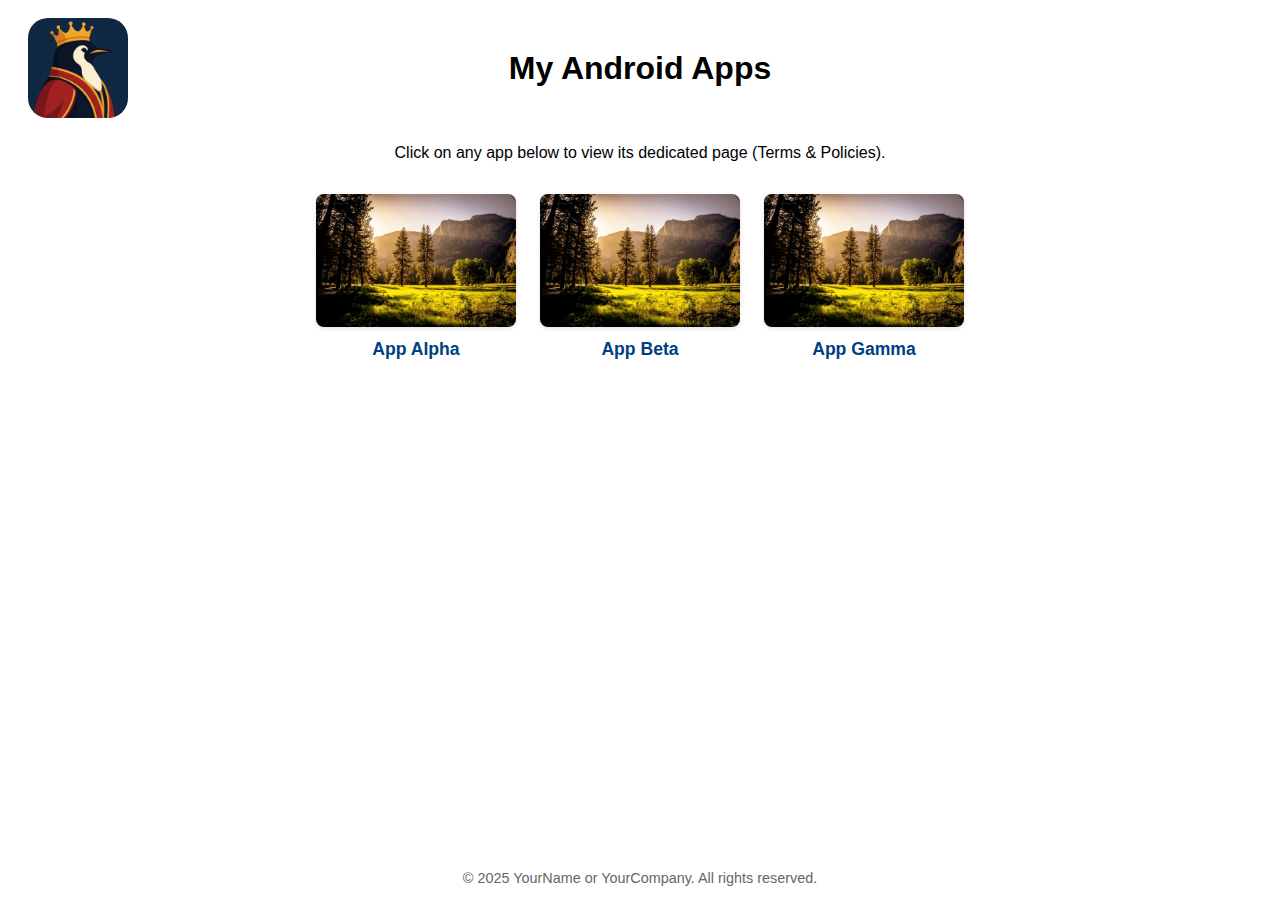
<file: docs/index.html>
<!DOCTYPE html>
<html lang="en">
  <head>
    <meta charset="UTF-8" />
    <meta name="viewport" content="width=device-width, initial-scale=1.0" />
    <title>My Android Apps</title>
    <!-- Shared CSS (you can adjust or replace with your own) -->
    <link rel="stylesheet" href="assets/style.css" />

    <!-- Simple gallery styling -->
    <style>
      .app-gallery {
        display: flex;
        flex-wrap: wrap;
        gap: 1.5rem;
        justify-content: center;
        margin-top: 2rem;
      }
      .app-item {
        width: 200px;
        text-align: center;
      }
      .app-item img {
        width: 100%;
        height: auto;
        border-radius: 8px;
        box-shadow: 0 2px 5px rgba(0, 0, 0, 0.1);
      }
      .app-item h3 {
        margin: 0.5rem 0 0;
        font-size: 1.1rem;
        color: #004080;
      }
      .app-item a {
        text-decoration: none;
        color: inherit;
      }
      .app-item a:hover h3 {
        text-decoration: underline;
      }
    </style>
  </head>
  <body>
    <header>
      <div
        style="
          display: flex;
          align-items: center;
          padding: 10px 20px;
          position: relative;
        "
      >
        <!-- Profile image aligned to the right -->
        <img
          src="assets/royal-penguin.png"
          alt="Profile Picture"
          style="
            width: 100px;
            height: 100px;
            border-radius: 20%;
            margin-right: auto;
          "
        />
        <!-- Centered title -->
        <h1
          style="
            position: absolute;
            left: 50%;
            transform: translateX(-50%);
            margin: 0;
          "
        >
          My Android Apps
        </h1>
    </header>

    <main>
      <p style="text-align: center">
        Click on any app below to view its dedicated page (Terms & Policies).
      </p>

      <section class="app-gallery">
        <!-- App Alpha -->
        <div class="app-item">
          <a href="app-alpha/index.html">
            <img src="assets/app-alpha.png" alt="App Alpha" />
            <h3>App Alpha</h3>
          </a>
        </div>

        <!-- App Beta -->
        <div class="app-item">
          <a href="app-beta/index.html">
            <img src="assets/app-beta.png" alt="App Beta" />
            <h3>App Beta</h3>
          </a>
        </div>

        <!-- App Gamma -->
        <div class="app-item">
          <a href="app-gamma/index.html">
            <img src="assets/app-gamma.png" alt="App Gamma" />
            <h3>App Gamma</h3>
          </a>
        </div>

        <!-- Add more apps here by copying one of the .app-item blocks above -->
      </section>
    </main>

    <footer>
      <p style="text-align: center; font-size: 0.9rem; color: #666">
        © 2025 YourName or YourCompany. All rights reserved.
      </p>
    </footer>
  </body>
</html>
</file>
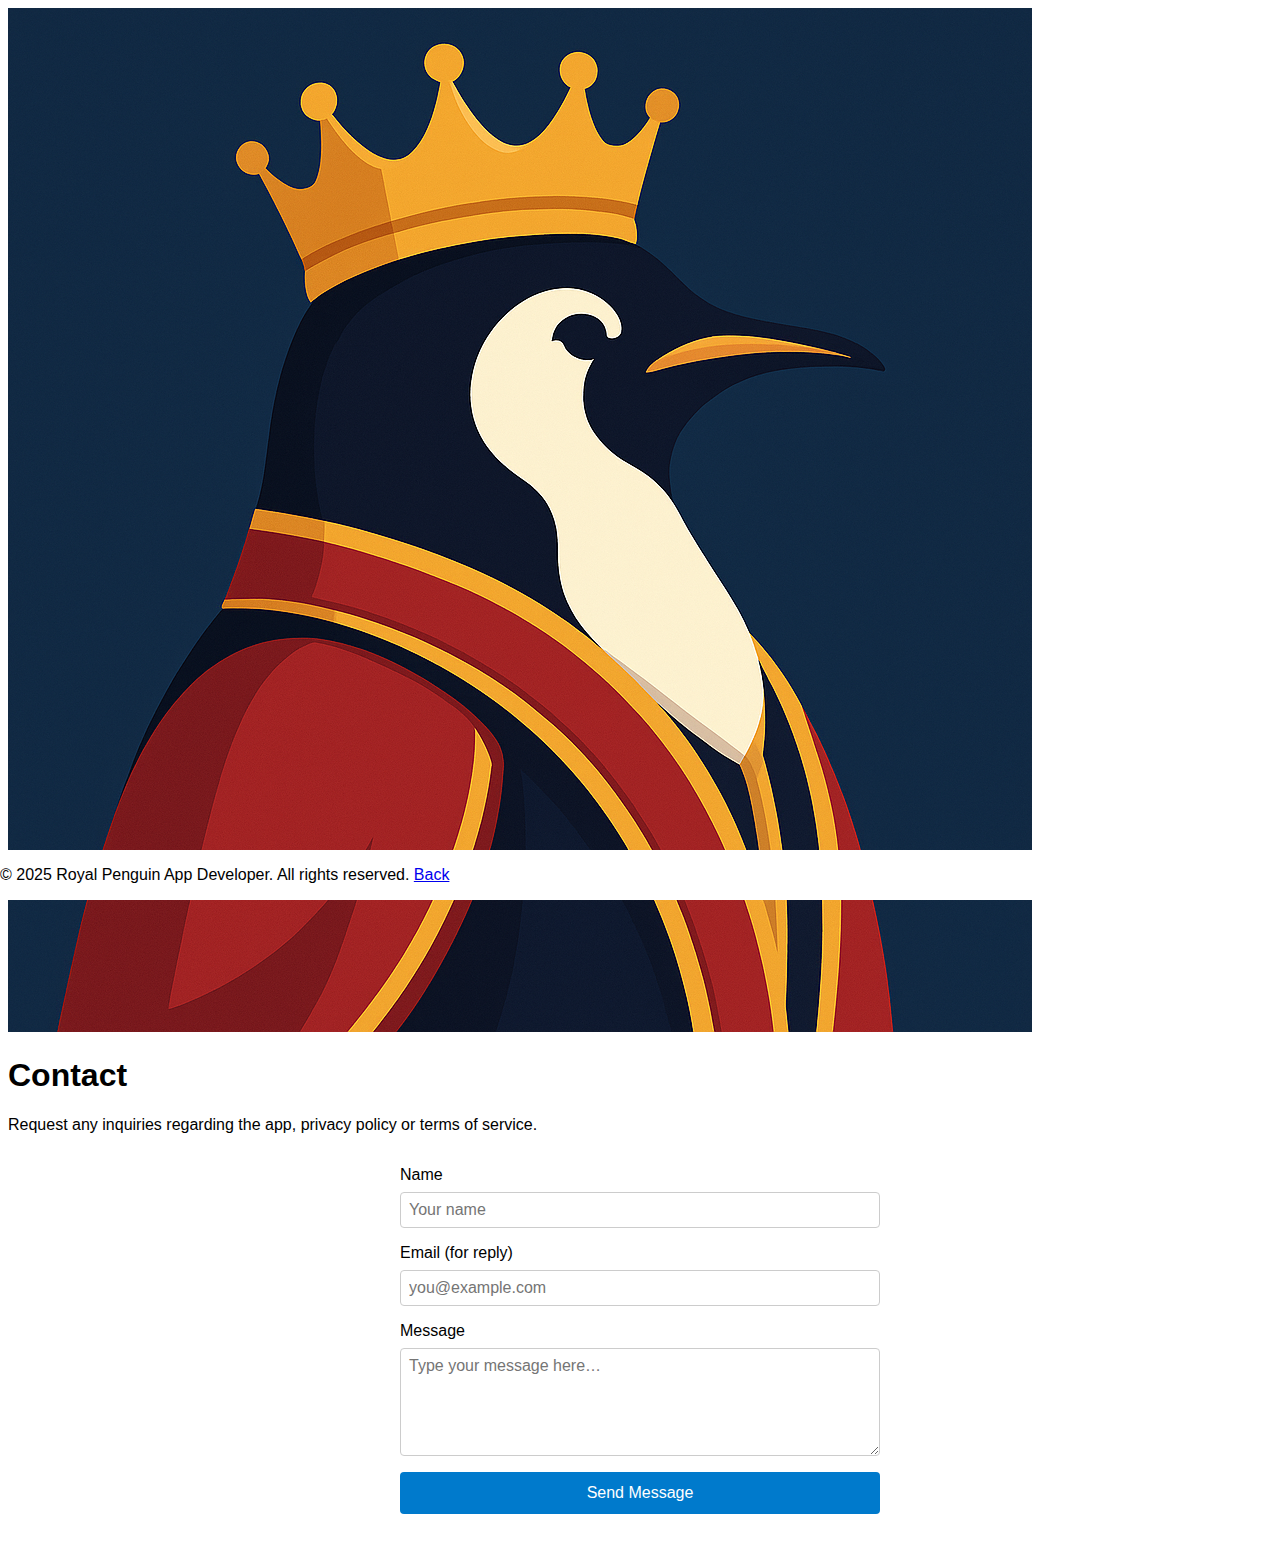
<file: docs/contact/index.html>
<!DOCTYPE html>
<html lang="en">

<head>
    <meta charset="UTF-8" />
    <meta name="viewport" content="width=device-width, initial-scale=1.0" />
    <title>My Android Apps</title>
    <!-- Shared CSS (you can adjust or replace with your own) -->
    <link rel="stylesheet" href="../assets/style.css" />
</head>

<body>
    <header class="site-header">
        <img src="../assets/royal-penguin.png" alt="Profile Picture" class="header-avatar" />
        <div class="header-title">
            <h1>Contact</h1>
            <p>Request any inquiries regarding the app, privacy policy or terms of service.</p>
        </div>
    </header>

    <main>
        <form action="https://formspree.io/f/xovwvere" method="POST" class="contact-form">
            <label for="name">Name</label>
            <input type="text" id="name" name="name" placeholder="Your name" required />

            <label for="email">Email (for reply)</label>
            <input type="email" id="email" name="_replyto" placeholder="you@example.com" required />

            <label for="message">Message</label>
            <textarea id="message" name="message" rows="5" placeholder="Type your message here…" required></textarea>

            <input type="hidden" name="_redirect" value="https://your-github-username.github.io/thank-you.html" />

            <button type="submit">Send Message</button>
        </form>
    </main>

    <footer>
        <p>© 2025 Royal Penguin App Developer. All rights reserved. <a href="../index.html">Back</a></p>
    </footer>
</body>

</html>
</file>
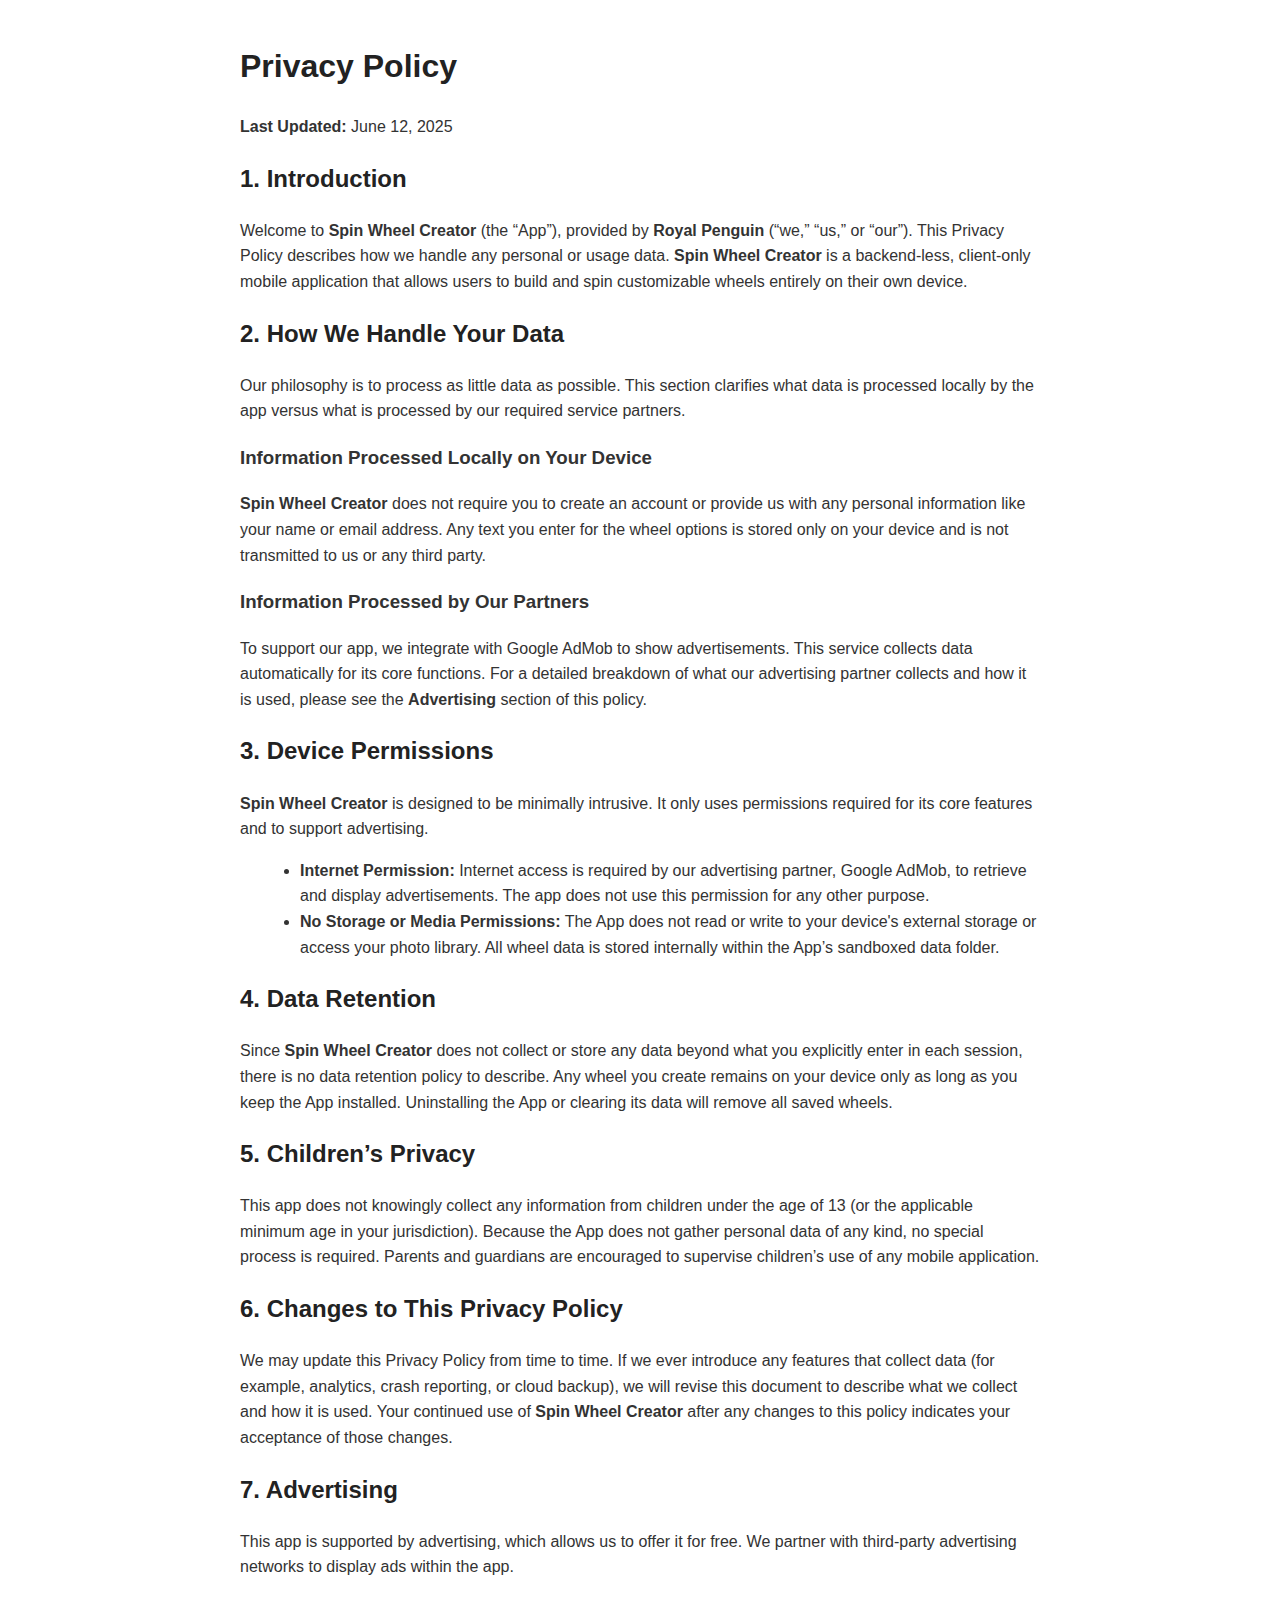
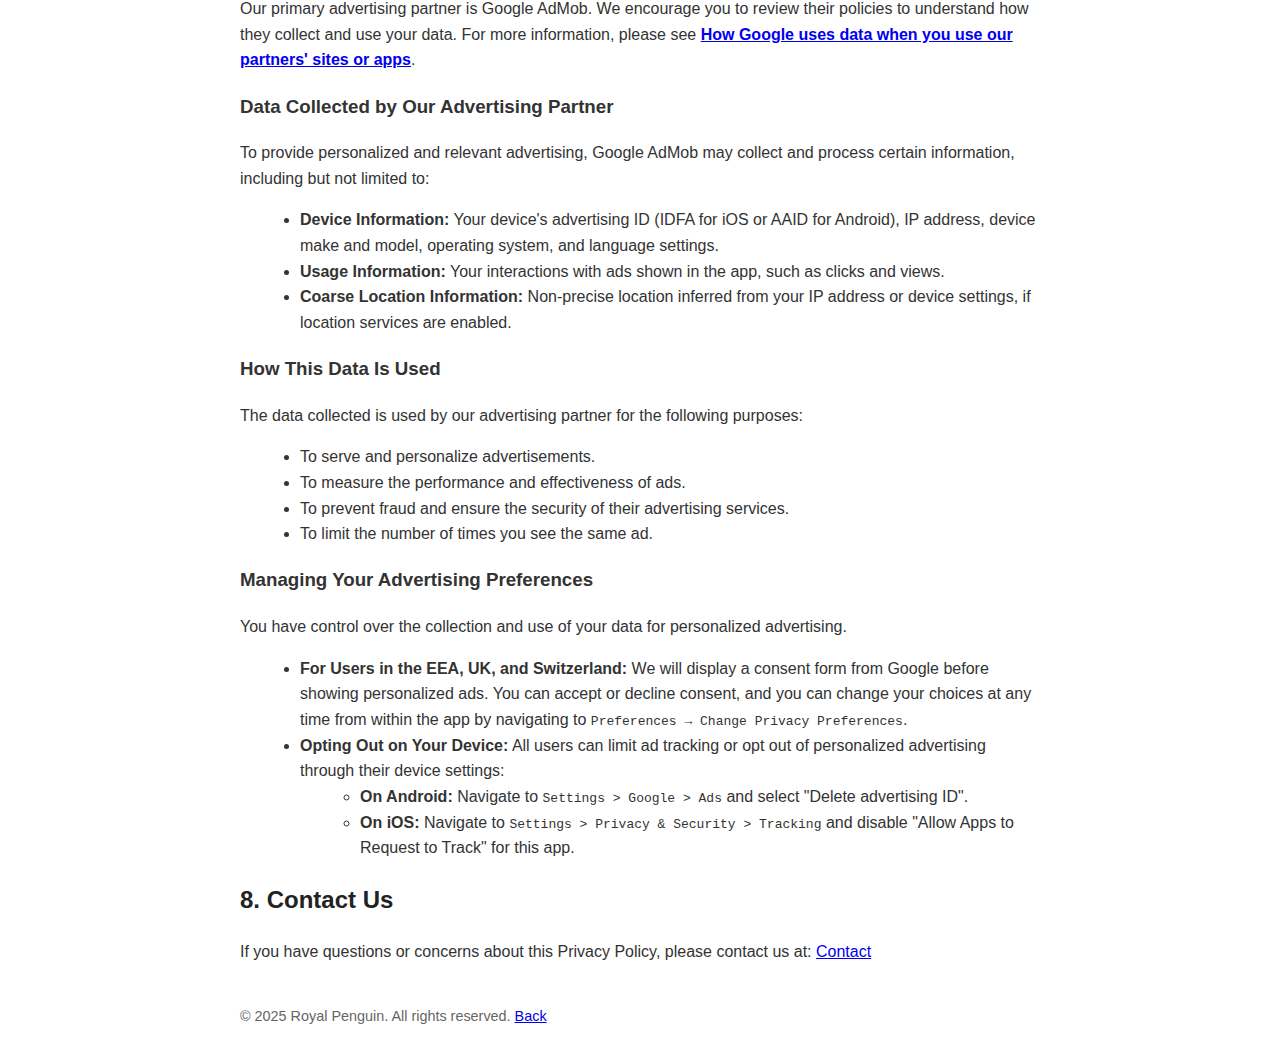
<file: docs/spin-wheel-creator/privacy.html>
<!DOCTYPE html>
<html lang="en">

<head>
  <meta charset="UTF-8" />
  <meta name="viewport" content="width=device-width, initial-scale=1.0" />
  <title>Privacy Policy – Spin Wheel Creator</title>
  <style>
    body {
      font-family: Arial, sans-serif;
      max-width: 800px;
      margin: 0 auto;
      padding: 20px;
      line-height: 1.6;
      color: #333;
    }

    h1,
    h2 {
      color: #222;
    }

    ul {
      margin-left: 20px;
    }

    footer {
      margin-top: 40px;
      font-size: 0.9em;
      color: #666;
    }
  </style>
</head>

<body>
  <h1>Privacy Policy</h1>

  <p>
    <strong>Last Updated:</strong> June 12, 2025
  </p>

  <h2>1. Introduction</h2>
  <p>
    Welcome to <strong>Spin Wheel Creator</strong> (the “App”), provided by <strong>Royal Penguin</strong> (“we,” “us,”
    or “our”). This Privacy Policy describes how we handle any personal or usage data.
    <strong>Spin Wheel Creator</strong> is a backend-less, client-only mobile application that allows users to build and
    spin customizable wheels entirely on their own device.
  </p>

  <h2>2. How We Handle Your Data</h2>
  <p>
    Our philosophy is to process as little data as possible. This section clarifies what data is processed locally by
    the app versus what is processed by our required service partners.
  </p>

  <h3>Information Processed Locally on Your Device</h3>
  <p>
    <strong>Spin Wheel Creator</strong> does not require you to create an account or provide us with any personal
    information like your name or email address. Any text you enter for the wheel options is stored only on your device
    and is not transmitted to us or any third party.
  </p>

  <h3>Information Processed by Our Partners</h3>
  <p>
    To support our app, we integrate with Google AdMob to show advertisements. This service collects data automatically
    for its core functions. For a detailed breakdown of what our advertising partner collects and how it is used, please
    see the <strong>Advertising</strong> section of this policy.
  </p>

  <h2>3. Device Permissions</h2>
  <p>
    <strong>Spin Wheel Creator</strong> is designed to be minimally intrusive. It only uses permissions required for its
    core features and to support advertising.
  </p>
  <ul>
    <li><strong>Internet Permission:</strong> Internet access is required by our advertising partner, Google AdMob, to
      retrieve and display advertisements. The app does not use this permission for any other purpose.</li>
    <li><strong>No Storage or Media Permissions:</strong> The App does not read or write to your device's external
      storage or access your photo library. All wheel data is stored internally within the App’s sandboxed data folder.
    </li>
  </ul>

  <h2>4. Data Retention</h2>
  <p>
    Since <strong>Spin Wheel Creator</strong> does not collect or store any data beyond what you explicitly enter in
    each session, there is no data retention policy to describe. Any wheel you create remains on your device only as
    long as you keep the App installed. Uninstalling the App or clearing its data will remove all saved wheels.
  </p>

  <h2>5. Children’s Privacy</h2>
  <p>
    This app does not knowingly collect any information from children under the age of 13 (or
    the applicable minimum age in your jurisdiction). Because the App does not gather personal data of any kind, no
    special process is required. Parents and guardians are encouraged to supervise children’s use of any mobile
    application.
  </p>

  <h2>6. Changes to This Privacy Policy</h2>
  <p>
    We may update this Privacy Policy from time to time. If we ever introduce any features that collect data (for
    example, analytics, crash reporting, or cloud backup), we will revise this document to describe what we collect and
    how it is used. Your continued use of <strong>Spin Wheel Creator</strong> after any changes to this policy indicates
    your acceptance of those changes.
  </p>

  <h2>7. Advertising</h2>
  <p>
    This app is supported by advertising, which allows us to offer it for free. We partner with third-party advertising
    networks to display ads within the app.
  </p>
  <p>
    Our primary advertising partner is Google AdMob. We encourage you to review their policies to understand how they
    collect and use your data. For more information, please see <strong><a
        href="https://policies.google.com/technologies/partner-sites" target="_blank" rel="noopener">How Google uses
        data when you use our partners' sites or apps</a></strong>.
  </p>

  <h3>Data Collected by Our Advertising Partner</h3>
  <p>
    To provide personalized and relevant advertising, Google AdMob may collect and process certain information,
    including but not limited to:
  </p>
  <ul>
    <li><strong>Device Information:</strong> Your device's advertising ID (IDFA for iOS or AAID for Android), IP
      address, device make and model, operating system, and language settings.</li>
    <li><strong>Usage Information:</strong> Your interactions with ads shown in the app, such as clicks and views.</li>
    <li><strong>Coarse Location Information:</strong> Non-precise location inferred from your IP address or device
      settings, if location services are enabled.</li>
  </ul>

  <h3>How This Data Is Used</h3>
  <p>
    The data collected is used by our advertising partner for the following purposes:
  </p>
  <ul>
    <li>To serve and personalize advertisements.</li>
    <li>To measure the performance and effectiveness of ads.</li>
    <li>To prevent fraud and ensure the security of their advertising services.</li>
    <li>To limit the number of times you see the same ad.</li>
  </ul>

  <h3>Managing Your Advertising Preferences</h3>
  <p>
    You have control over the collection and use of your data for personalized advertising.
  </p>
  <ul>
    <li><strong>For Users in the EEA, UK, and Switzerland:</strong> We will display a consent form from Google before
      showing personalized ads. You can accept or decline consent, and you can change your choices at any time from
      within the app by navigating to <code>Preferences → Change Privacy Preferences</code>.</li>
    <li><strong>Opting Out on Your Device:</strong> All users can limit ad tracking or opt out of personalized
      advertising through their device settings:
      <ul>
        <li><strong>On Android:</strong> Navigate to <code>Settings > Google > Ads</code> and select "Delete advertising
          ID".</li>
        <li><strong>On iOS:</strong> Navigate to <code>Settings > Privacy & Security > Tracking</code> and disable
          "Allow Apps to Request to Track" for this app.</li>
      </ul>
    </li>
  </ul>

  <h2>8. Contact Us</h2>
  <p>
    If you have questions or concerns about this Privacy Policy, please contact us at: <a
      href="../contact/index.html">Contact</a>
  </p>

  <footer>
    &copy; 2025 Royal Penguin. All rights reserved. <a href="../index.html">Back</a>
  </footer>
</body>

</html>
</file>
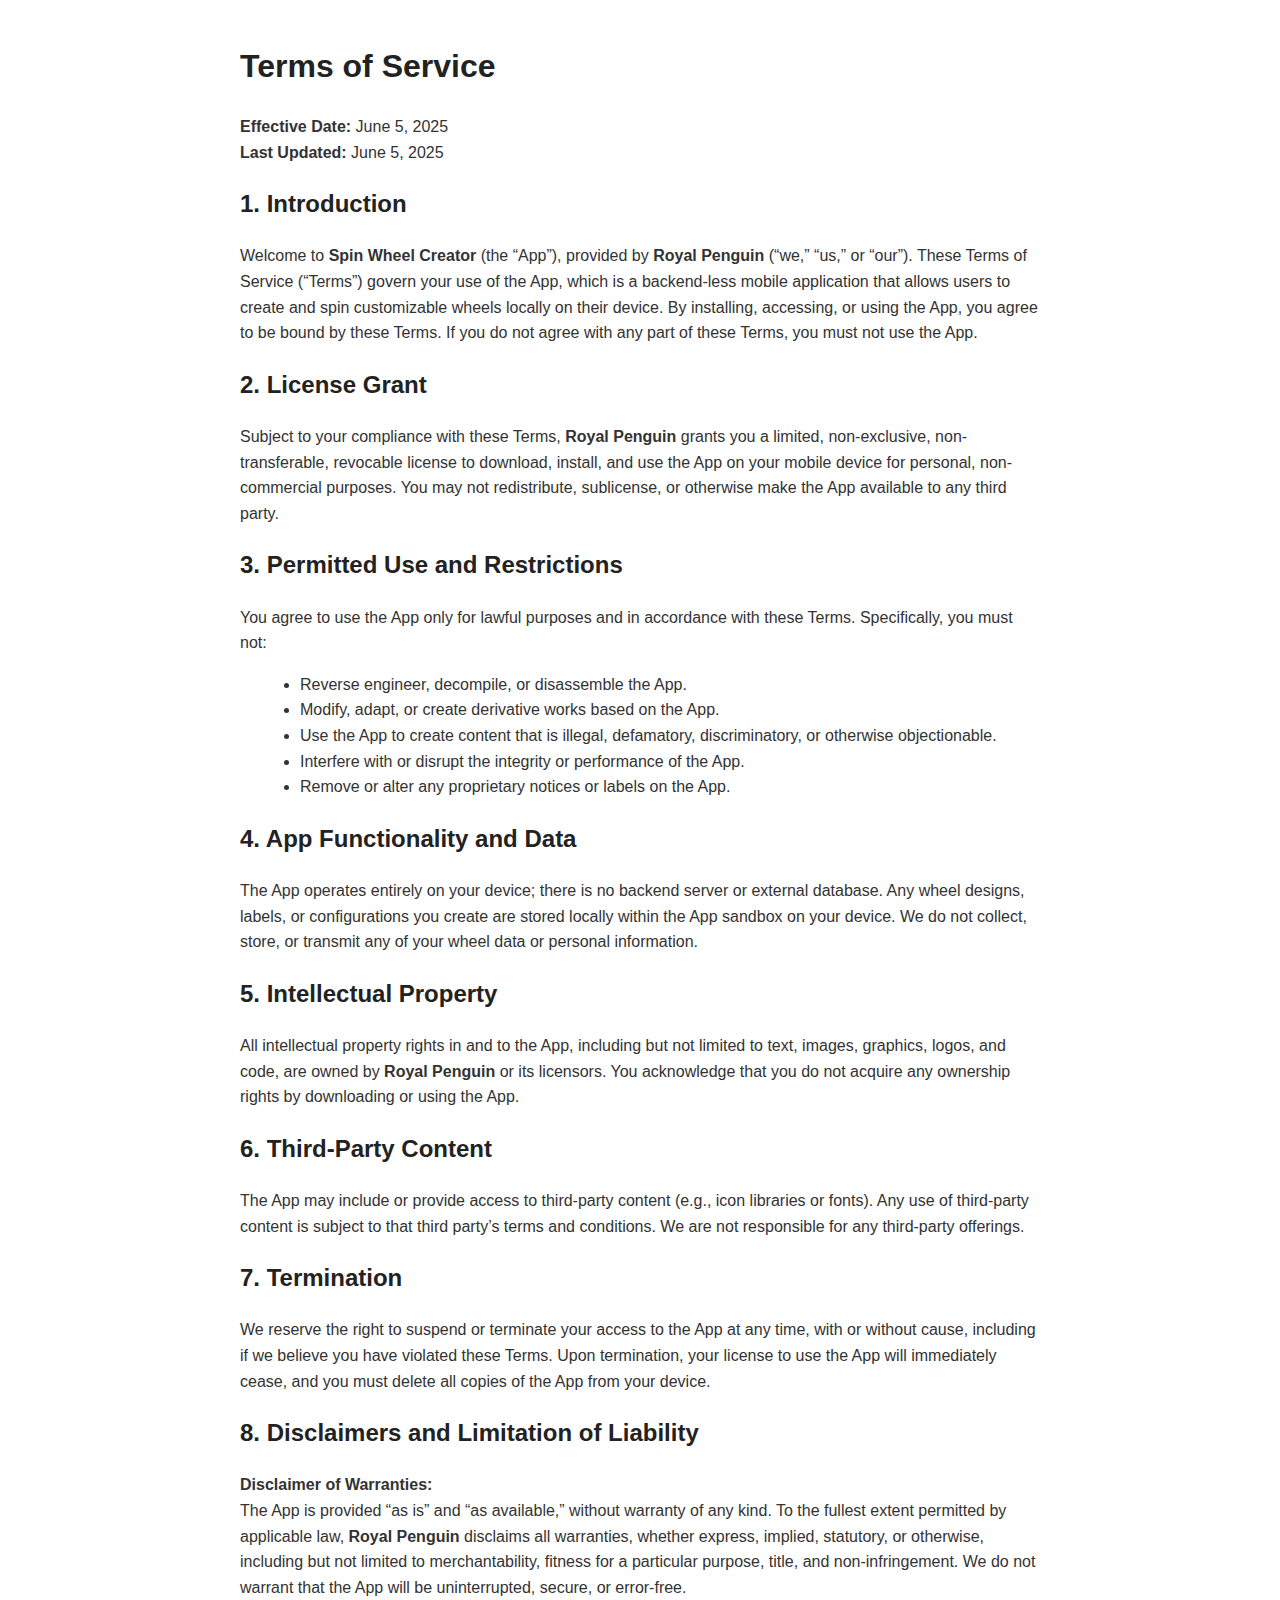
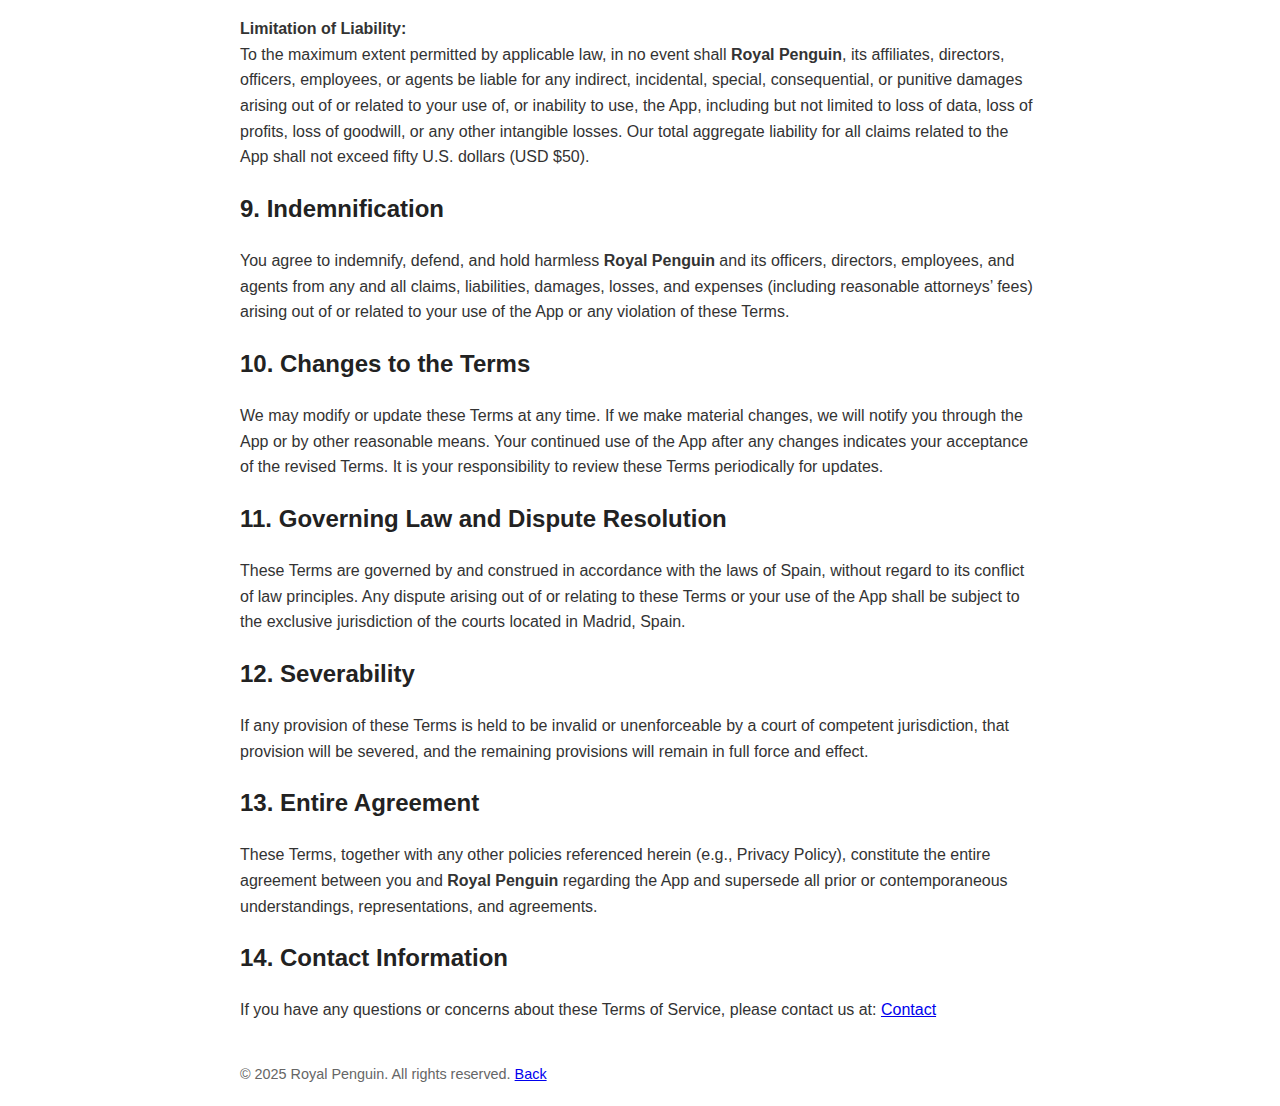
<file: docs/spin-wheel-creator/terms.html>
<!DOCTYPE html>
<html lang="en">
<head>
  <meta charset="UTF-8" />
  <meta name="viewport" content="width=device-width, initial-scale=1.0"/>
  <title>Terms of Service – Spin Wheel Creator</title>
  <style>
    body {
      font-family: Arial, sans-serif;
      max-width: 800px;
      margin: 0 auto;
      padding: 20px;
      line-height: 1.6;
      color: #333;
    }
    h1, h2 {
      color: #222;
    }
    ul {
      margin-left: 20px;
    }
    footer {
      margin-top: 40px;
      font-size: 0.9em;
      color: #666;
    }
  </style>
</head>
<body>
  <h1>Terms of Service</h1>

  <p><strong>Effective Date:</strong> June 5, 2025<br />
     <strong>Last Updated:</strong> June 5, 2025</p>

  <h2>1. Introduction</h2>
  <p>
    Welcome to <strong>Spin Wheel Creator</strong> (the “App”), provided by <strong>Royal Penguin</strong> (“we,” “us,” or “our”). These Terms of Service (“Terms”) govern your use of the App, which is a backend-less mobile application that allows users to create and spin customizable wheels locally on their device. By installing, accessing, or using the App, you agree to be bound by these Terms. If you do not agree with any part of these Terms, you must not use the App.
  </p>

  <h2>2. License Grant</h2>
  <p>
    Subject to your compliance with these Terms, <strong>Royal Penguin</strong> grants you a limited, non-exclusive, non-transferable, revocable license to download, install, and use the App on your mobile device for personal, non-commercial purposes. You may not redistribute, sublicense, or otherwise make the App available to any third party.
  </p>

  <h2>3. Permitted Use and Restrictions</h2>
  <p>
    You agree to use the App only for lawful purposes and in accordance with these Terms. Specifically, you must not:
  </p>
  <ul>
    <li>Reverse engineer, decompile, or disassemble the App.</li>
    <li>Modify, adapt, or create derivative works based on the App.</li>
    <li>Use the App to create content that is illegal, defamatory, discriminatory, or otherwise objectionable.</li>
    <li>Interfere with or disrupt the integrity or performance of the App.</li>
    <li>Remove or alter any proprietary notices or labels on the App.</li>
  </ul>

  <h2>4. App Functionality and Data</h2>
  <p>
    The App operates entirely on your device; there is no backend server or external database. Any wheel designs, labels, or configurations you create are stored locally within the App sandbox on your device. We do not collect, store, or transmit any of your wheel data or personal information.
  </p>

  <h2>5. Intellectual Property</h2>
  <p>
    All intellectual property rights in and to the App, including but not limited to text, images, graphics, logos, and code, are owned by <strong>Royal Penguin</strong> or its licensors. You acknowledge that you do not acquire any ownership rights by downloading or using the App.
  </p>

  <h2>6. Third-Party Content</h2>
  <p>
    The App may include or provide access to third-party content (e.g., icon libraries or fonts). Any use of third-party content is subject to that third party’s terms and conditions. We are not responsible for any third-party offerings.
  </p>

  <h2>7. Termination</h2>
  <p>
    We reserve the right to suspend or terminate your access to the App at any time, with or without cause, including if we believe you have violated these Terms. Upon termination, your license to use the App will immediately cease, and you must delete all copies of the App from your device.
  </p>

  <h2>8. Disclaimers and Limitation of Liability</h2>
  <p>
    <strong>Disclaimer of Warranties:</strong><br />
    The App is provided “as is” and “as available,” without warranty of any kind. To the fullest extent permitted by applicable law, <strong>Royal Penguin</strong> disclaims all warranties, whether express, implied, statutory, or otherwise, including but not limited to merchantability, fitness for a particular purpose, title, and non-infringement. We do not warrant that the App will be uninterrupted, secure, or error-free.
  </p>
  <p>
    <strong>Limitation of Liability:</strong><br />
    To the maximum extent permitted by applicable law, in no event shall <strong>Royal Penguin</strong>, its affiliates, directors, officers, employees, or agents be liable for any indirect, incidental, special, consequential, or punitive damages arising out of or related to your use of, or inability to use, the App, including but not limited to loss of data, loss of profits, loss of goodwill, or any other intangible losses. Our total aggregate liability for all claims related to the App shall not exceed fifty U.S. dollars (USD $50).
  </p>

  <h2>9. Indemnification</h2>
  <p>
    You agree to indemnify, defend, and hold harmless <strong>Royal Penguin</strong> and its officers, directors, employees, and agents from any and all claims, liabilities, damages, losses, and expenses (including reasonable attorneys’ fees) arising out of or related to your use of the App or any violation of these Terms.
  </p>

  <h2>10. Changes to the Terms</h2>
  <p>
    We may modify or update these Terms at any time. If we make material changes, we will notify you through the App or by other reasonable means. Your continued use of the App after any changes indicates your acceptance of the revised Terms. It is your responsibility to review these Terms periodically for updates.
  </p>

  <h2>11. Governing Law and Dispute Resolution</h2>
  <p>
    These Terms are governed by and construed in accordance with the laws of Spain, without regard to its conflict of law principles. Any dispute arising out of or relating to these Terms or your use of the App shall be subject to the exclusive jurisdiction of the courts located in Madrid, Spain.
  </p>

  <h2>12. Severability</h2>
  <p>
    If any provision of these Terms is held to be invalid or unenforceable by a court of competent jurisdiction, that provision will be severed, and the remaining provisions will remain in full force and effect.
  </p>

  <h2>13. Entire Agreement</h2>
  <p>
    These Terms, together with any other policies referenced herein (e.g., Privacy Policy), constitute the entire agreement between you and <strong>Royal Penguin</strong> regarding the App and supersede all prior or contemporaneous understandings, representations, and agreements.
  </p>

  <h2>14. Contact Information</h2>
  <p>
    If you have any questions or concerns about these Terms of Service, please contact us at: <a href="../contact/index.html">Contact</a>
  </p>

  <footer>
    &copy; 2025 Royal Penguin. All rights reserved. <a href="../index.html">Back</a>
  </footer>
</body>
</html>
</file>
<file: docs/assets/style.css>
/* ====================================================
   1. Base font for headings and paragraphs
==================================================== */
h1,
h2,
h3,
a,
p {
  font-family: sans-serif;
}

/* ====================================================
   2. App gallery styles (already existing)
==================================================== */
/* .app-gallery {
  display: flex;
  flex-wrap: wrap;
  gap: 1.5rem;
  justify-content: center;
  margin-top: 2rem;
} */

.app-gallery {
  display: flex;
  flex-wrap: wrap;
  gap: 1.5rem;                                   /* same gap you used before */
  justify-content: center;                       /* center the row of items */
  margin: 2rem auto 0;                           /* vertical spacing + auto-center */
  max-width: calc(3 * 200px + 2 * 1.5rem); /* 3 items @200px + 2 gaps of 1.5rem */
}

.app-item {
  width: 200px;
  text-align: center;
}

.app-item img {
  width: 100%;
  height: auto;
  border-radius: 8px;
  box-shadow: 0 2px 5px rgba(0, 0, 0, 0.1);
}

.app-item h3 {
  margin: 0.5rem 0 0;
  font-size: 1.1rem;
  color: #004080;
  font-family: sans-serif;
}

footer {
  position: fixed;
  left: 0;
  right: 0;
  bottom: 0;
  background: white;
}

/* ====================================================
   3. Contact form styles (new rules)
==================================================== */
.contact-form {
  max-width: 480px;
  margin: 2rem auto;
  display: flex;
  flex-direction: column;
}

.contact-form label {
  margin-bottom: 0.5rem;
  font-size: 1rem;
  font-family: sans-serif;
}

.contact-form input[type="text"],
.contact-form input[type="email"],
.contact-form textarea {
  margin-bottom: 1rem;
  padding: 0.5rem;
  font-size: 1rem;
  border: 1px solid #ccc;
  border-radius: 4px;
  font-family: sans-serif;
}

.contact-form textarea {
  font-family: sans-serif;
  resize: vertical; /* allow vertical resize if needed */
}

.contact-form button[type="submit"] {
  background: #007acc;
  color: white;
  border: none;
  padding: 0.75rem 1rem;
  font-size: 1rem;
  cursor: pointer;
  border-radius: 4px;
  font-family: sans-serif;
}

.contact-form button[type="submit"]:hover {
  background: #005fa3;
}
</file>
